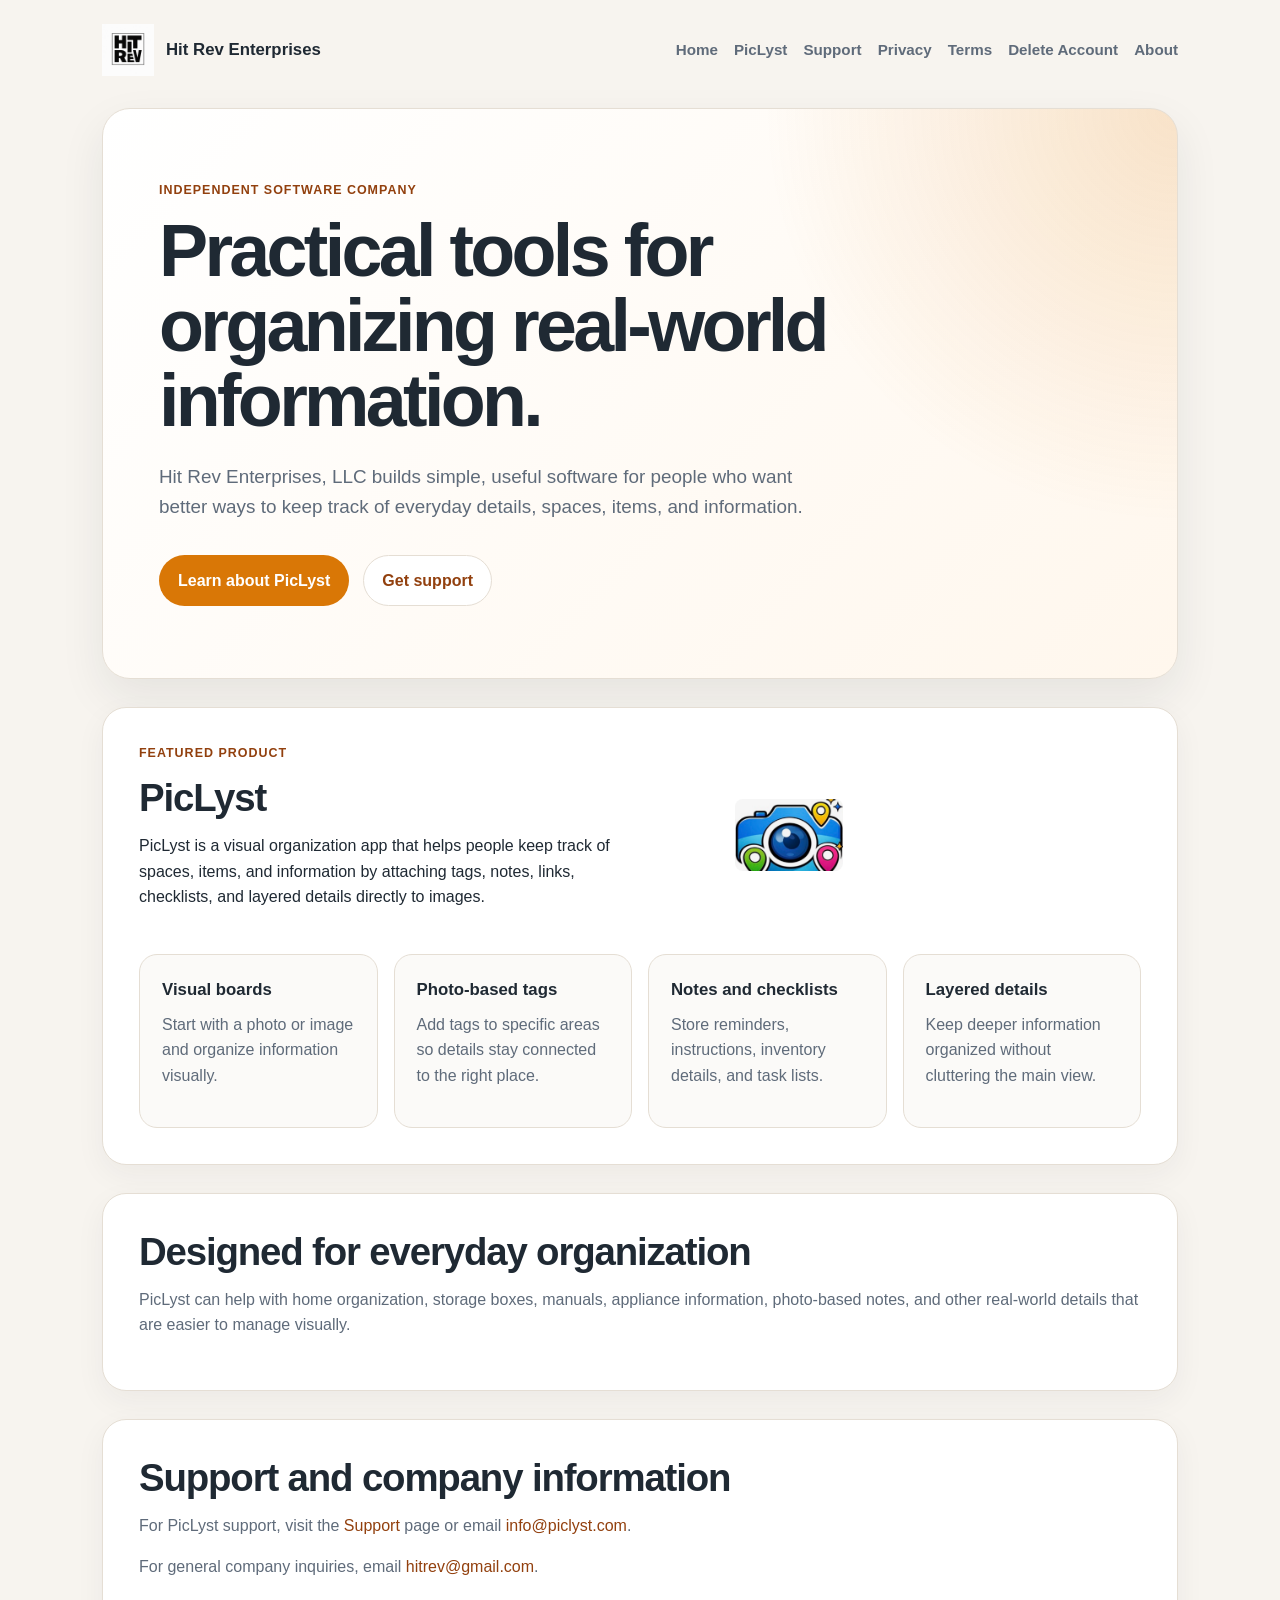
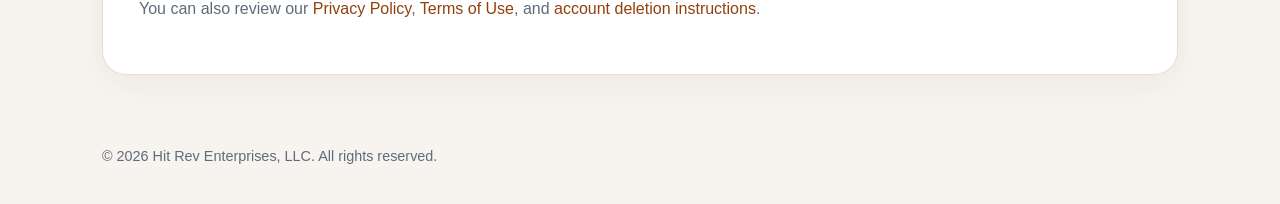
<file: index.html>
<!DOCTYPE html>
<html lang="en">
<head>
  <meta charset="UTF-8" />
  <meta name="viewport" content="width=device-width, initial-scale=1.0" />
  <meta
    name="description"
    content="Hit Rev Enterprises, LLC is an independent software company and the creator of PicLyst, a visual organization app for photos, notes, checklists, and everyday information."
  />
  <title>Hit Rev Enterprises | Practical Software for Visual Organization</title>
  <link rel="icon" type="image/png" href="favicon.png" />
  <link rel="stylesheet" href="style.css?v=6" />
</head>

<body>
  <header class="site-header">
    <a class="brand" href="index.html" aria-label="Hit Rev Enterprises home">
      <img src="hitrev-logo.png" alt="Hit Rev Enterprises logo" class="site-logo" />
      <span>Hit Rev Enterprises</span>
    </a>

    <nav class="site-nav" aria-label="Main navigation">
      <a href="index.html">Home</a>
      <a href="piclyst.html">PicLyst</a>
      <a href="support.html">Support</a>
      <a href="privacy.html">Privacy</a>
      <a href="terms.html">Terms</a>
      <a href="delete-account.html">Delete Account</a>
      <a href="about.html">About</a>
    </nav>
  </header>

  <main>
    <section class="hero">
      <div class="hero-content">
        <p class="eyebrow">Independent software company</p>
        <h1>Practical tools for organizing real-world information.</h1>
        <p class="hero-text">
          Hit Rev Enterprises, LLC builds simple, useful software for people who want
          better ways to keep track of everyday details, spaces, items, and information.
        </p>

        <div class="hero-actions">
          <a class="button primary" href="piclyst.html">Learn about PicLyst</a>
          <a class="button secondary" href="support.html">Get support</a>
        </div>
      </div>
    </section>

    <section class="product-card">
  <div class="product-showcase">
    <div>
      <p class="eyebrow">Featured product</p>
      <h2>PicLyst</h2>
      <p>
        PicLyst is a visual organization app that helps people keep track of spaces,
        items, and information by attaching tags, notes, links, checklists, and layered
        details directly to images.
      </p>
    </div>

    <div class="product-visual">
      <img src="piclyst-camera-icon-small.png" alt="PicLyst visual organization camera icon" />
    </div>
  </div>

  <div class="feature-grid">
    <article>
      <h3>Visual boards</h3>
      <p>Start with a photo or image and organize information visually.</p>
    </article>

    <article>
      <h3>Photo-based tags</h3>
      <p>Add tags to specific areas so details stay connected to the right place.</p>
    </article>

    <article>
      <h3>Notes and checklists</h3>
      <p>Store reminders, instructions, inventory details, and task lists.</p>
    </article>

    <article>
      <h3>Layered details</h3>
      <p>Keep deeper information organized without cluttering the main view.</p>
    </article>
  </div>
</section>

    <section class="use-cases">
      <h2>Designed for everyday organization</h2>
      <p>
        PicLyst can help with home organization, storage boxes, manuals, appliance
        information, photo-based notes, and other real-world details that are easier to
        manage visually.
      </p>
    </section>

    <section class="info-panel">
      <h2>Support and company information</h2>
      <p>
        For PicLyst support, visit the <a href="support.html">Support</a> page or email
        <a href="mailto:info@piclyst.com">info@piclyst.com</a>.
      </p>
      <p>
        For general company inquiries, email
        <a href="mailto:hitrev@gmail.com">hitrev@gmail.com</a>.
      </p>
      <p>
        You can also review our <a href="privacy.html">Privacy Policy</a>,
        <a href="terms.html">Terms of Use</a>, and
        <a href="delete-account.html">account deletion instructions</a>.
      </p>
    </section>
  </main>

  <footer class="site-footer">
    <p>&copy; 2026 Hit Rev Enterprises, LLC. All rights reserved.</p>
  </footer>
</body>
</html>
</file>
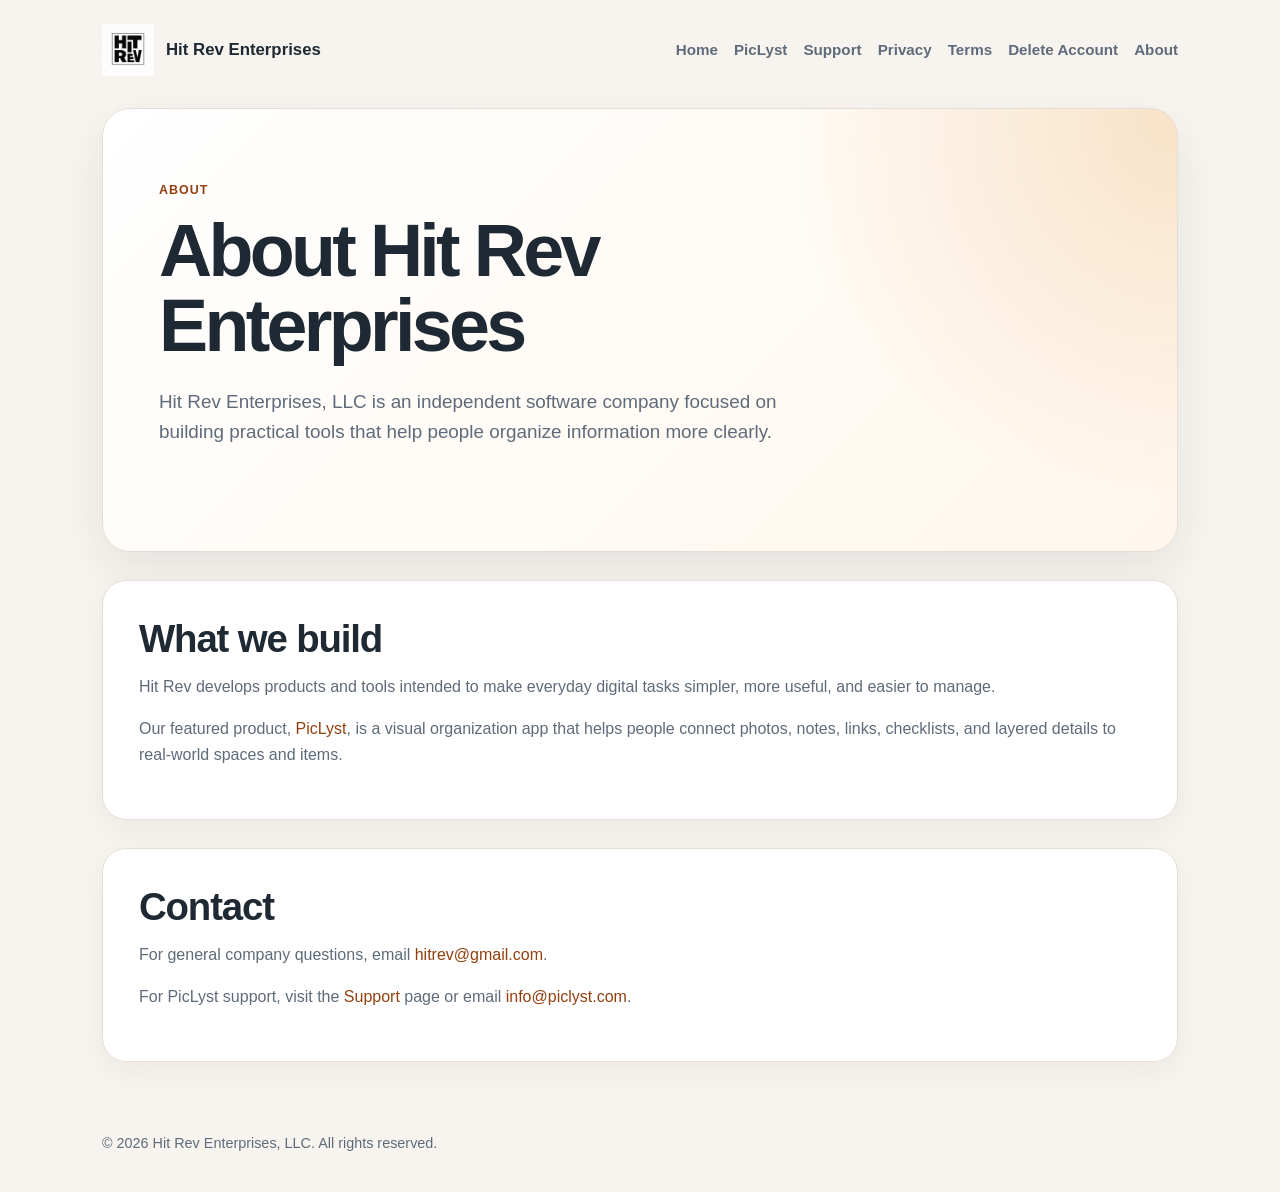
<file: about.html>
<!DOCTYPE html>
<html lang="en">
<head>
  <meta charset="UTF-8" />
  <meta name="viewport" content="width=device-width, initial-scale=1.0" />
  <meta
    name="description"
    content="Learn about Hit Rev Enterprises, LLC, the independent software company behind PicLyst."
  />
  <title>About Hit Rev | Hit Rev Enterprises</title>
  <link rel="icon" type="image/png" href="favicon.png" />
  <link rel="stylesheet" href="style.css" />
</head>

<body>
  <header class="site-header">
    <a class="brand" href="index.html" aria-label="Hit Rev Enterprises home">
      <img src="hitrev-logo.png" alt="Hit Rev Enterprises logo" class="site-logo" />
      <span>Hit Rev Enterprises</span>
    </a>

    <nav class="site-nav" aria-label="Main navigation">
      <a href="index.html">Home</a>
      <a href="piclyst.html">PicLyst</a>
      <a href="support.html">Support</a>
      <a href="privacy.html">Privacy</a>
      <a href="terms.html">Terms</a>
      <a href="delete-account.html">Delete Account</a>
      <a href="about.html">About</a>
    </nav>
  </header>

  <main>
    <section class="hero page-hero">
      <div class="hero-content">
        <p class="eyebrow">About</p>
        <h1>About Hit Rev Enterprises</h1>
        <p class="hero-text">
          Hit Rev Enterprises, LLC is an independent software company focused on building
          practical tools that help people organize information more clearly.
        </p>
      </div>
    </section>

    <section class="info-panel">
      <h2>What we build</h2>
      <p>
        Hit Rev develops products and tools intended to make everyday digital tasks simpler,
        more useful, and easier to manage.
      </p>

      <p>
        Our featured product, <a href="piclyst.html">PicLyst</a>, is a visual organization
        app that helps people connect photos, notes, links, checklists, and layered details
        to real-world spaces and items.
      </p>
    </section>

    <section class="info-panel">
      <h2>Contact</h2>
      <p>
        For general company questions, email
        <a href="mailto:hitrev@gmail.com">hitrev@gmail.com</a>.
      </p>

      <p>
        For PicLyst support, visit the <a href="support.html">Support</a> page or email
        <a href="mailto:info@piclyst.com">info@piclyst.com</a>.
      </p>
    </section>
  </main>

  <footer class="site-footer">
    <p>&copy; 2026 Hit Rev Enterprises, LLC. All rights reserved.</p>
  </footer>
</body>
</html>
</file>
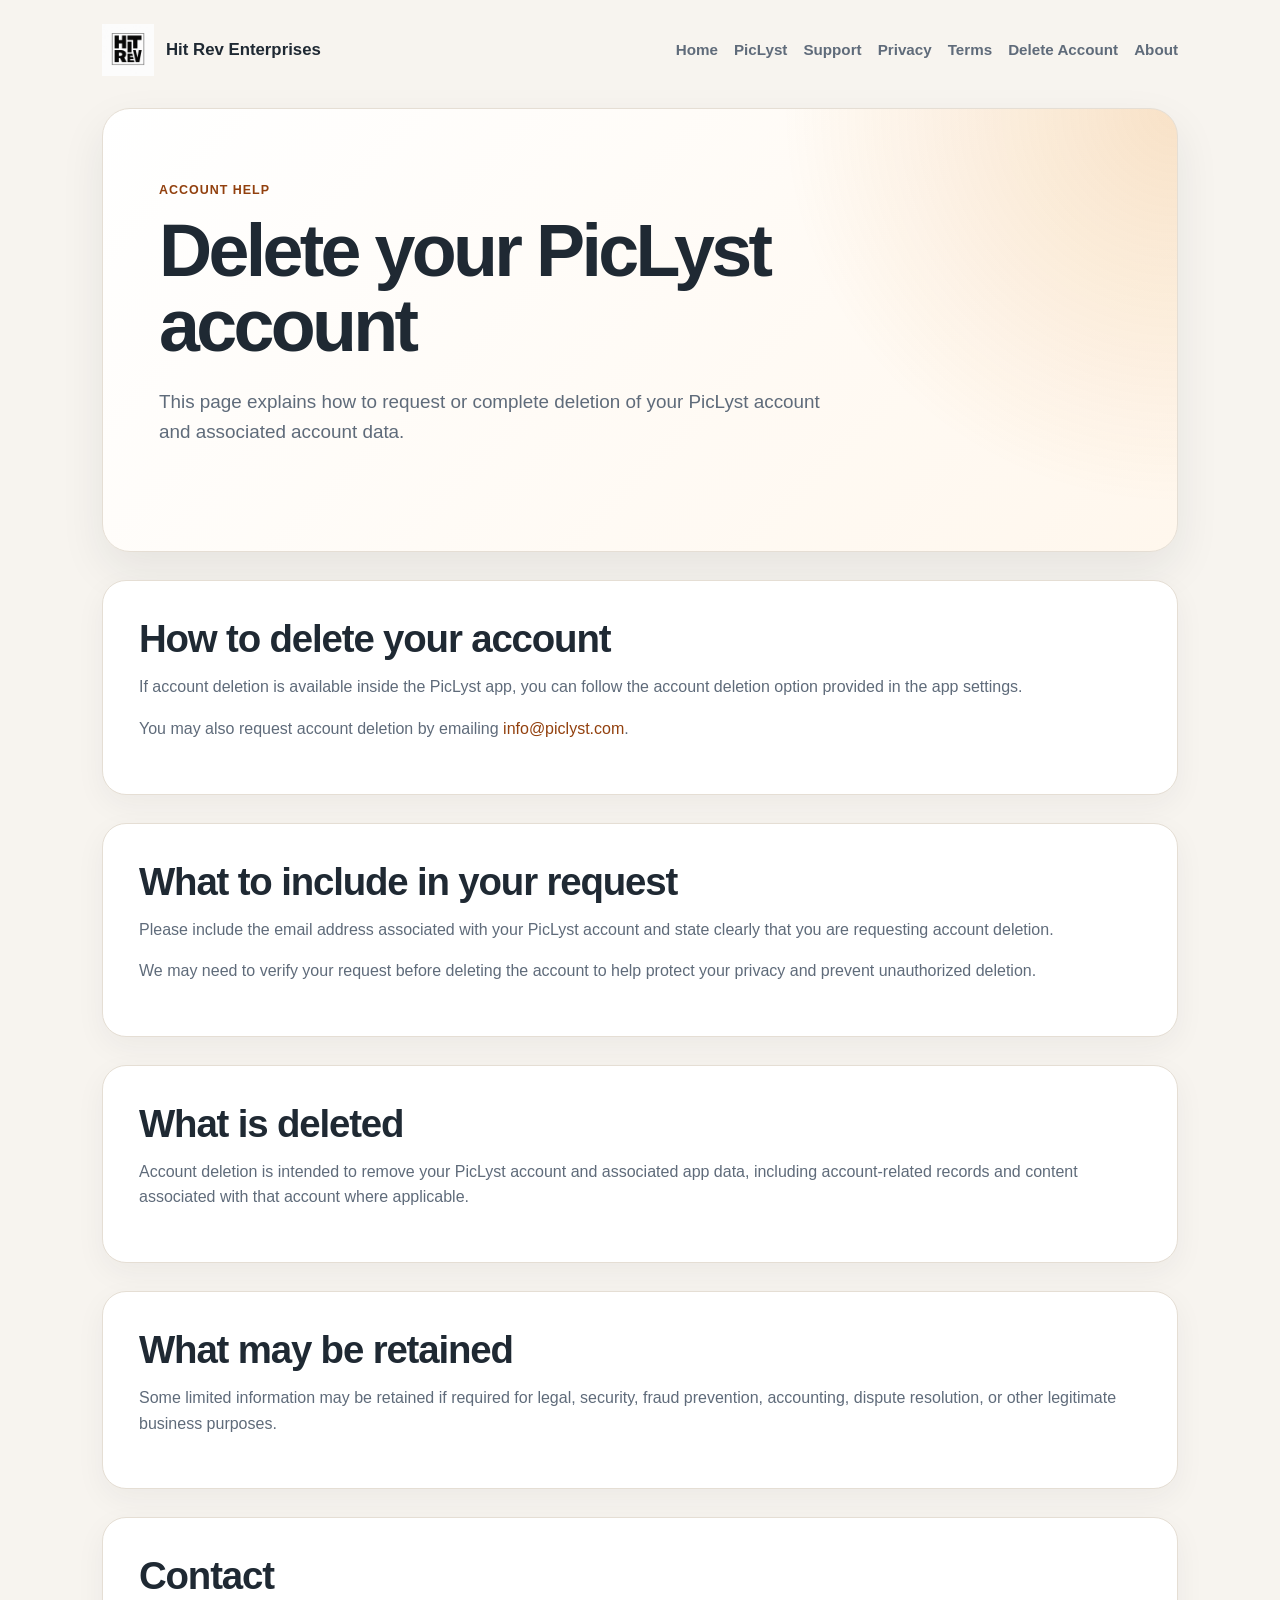
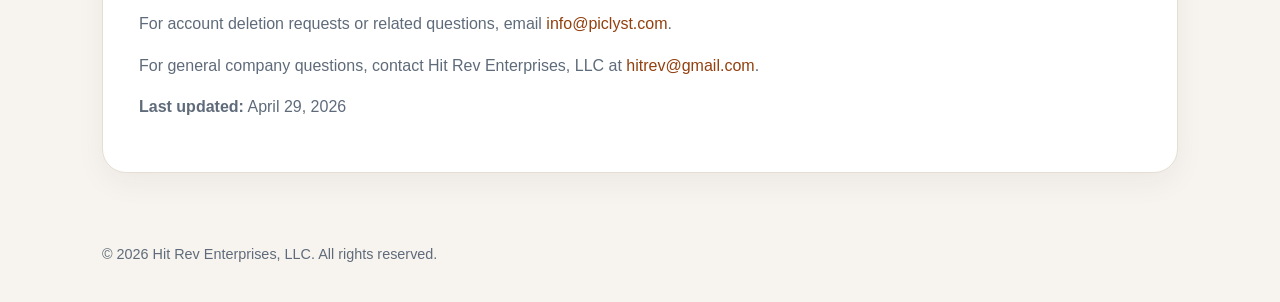
<file: delete-account.html>
<!DOCTYPE html>
<html lang="en">
<head>
  <meta charset="UTF-8" />
  <meta name="viewport" content="width=device-width, initial-scale=1.0" />
  <meta
    name="description"
    content="Instructions for deleting a PicLyst account and associated account data."
  />
  <title>Delete Account | Hit Rev Enterprises</title>
  <link rel="icon" type="image/png" href="favicon.png" />
  <link rel="stylesheet" href="style.css" />
</head>

<body>
  <header class="site-header">
    <a class="brand" href="index.html" aria-label="Hit Rev Enterprises home">
      <img src="hitrev-logo.png" alt="Hit Rev Enterprises logo" class="site-logo" />
      <span>Hit Rev Enterprises</span>
    </a>

    <nav class="site-nav" aria-label="Main navigation">
      <a href="index.html">Home</a>
      <a href="piclyst.html">PicLyst</a>
      <a href="support.html">Support</a>
      <a href="privacy.html">Privacy</a>
      <a href="terms.html">Terms</a>
      <a href="delete-account.html">Delete Account</a>
      <a href="about.html">About</a>
    </nav>
  </header>

  <main>
    <section class="hero page-hero">
      <div class="hero-content">
        <p class="eyebrow">Account help</p>
        <h1>Delete your PicLyst account</h1>
        <p class="hero-text">
          This page explains how to request or complete deletion of your PicLyst account
          and associated account data.
        </p>
      </div>
    </section>

    <section class="info-panel">
      <h2>How to delete your account</h2>
      <p>
        If account deletion is available inside the PicLyst app, you can follow the account
        deletion option provided in the app settings.
      </p>
      <p>
        You may also request account deletion by emailing
        <a href="mailto:info@piclyst.com">info@piclyst.com</a>.
      </p>
    </section>

    <section class="info-panel">
      <h2>What to include in your request</h2>
      <p>
        Please include the email address associated with your PicLyst account and state
        clearly that you are requesting account deletion.
      </p>
      <p>
        We may need to verify your request before deleting the account to help protect
        your privacy and prevent unauthorized deletion.
      </p>
    </section>

    <section class="info-panel">
      <h2>What is deleted</h2>
      <p>
        Account deletion is intended to remove your PicLyst account and associated app data,
        including account-related records and content associated with that account where
        applicable.
      </p>
    </section>

    <section class="info-panel">
      <h2>What may be retained</h2>
      <p>
        Some limited information may be retained if required for legal, security, fraud
        prevention, accounting, dispute resolution, or other legitimate business purposes.
      </p>
    </section>

    <section class="info-panel">
      <h2>Contact</h2>
      <p>
        For account deletion requests or related questions, email
        <a href="mailto:info@piclyst.com">info@piclyst.com</a>.
      </p>
      <p>
        For general company questions, contact Hit Rev Enterprises, LLC at
        <a href="mailto:hitrev@gmail.com">hitrev@gmail.com</a>.
      </p>
      <p><strong>Last updated:</strong> April 29, 2026</p>
    </section>
  </main>

  <footer class="site-footer">
    <p>&copy; 2026 Hit Rev Enterprises, LLC. All rights reserved.</p>
  </footer>
</body>
</html>
</file>
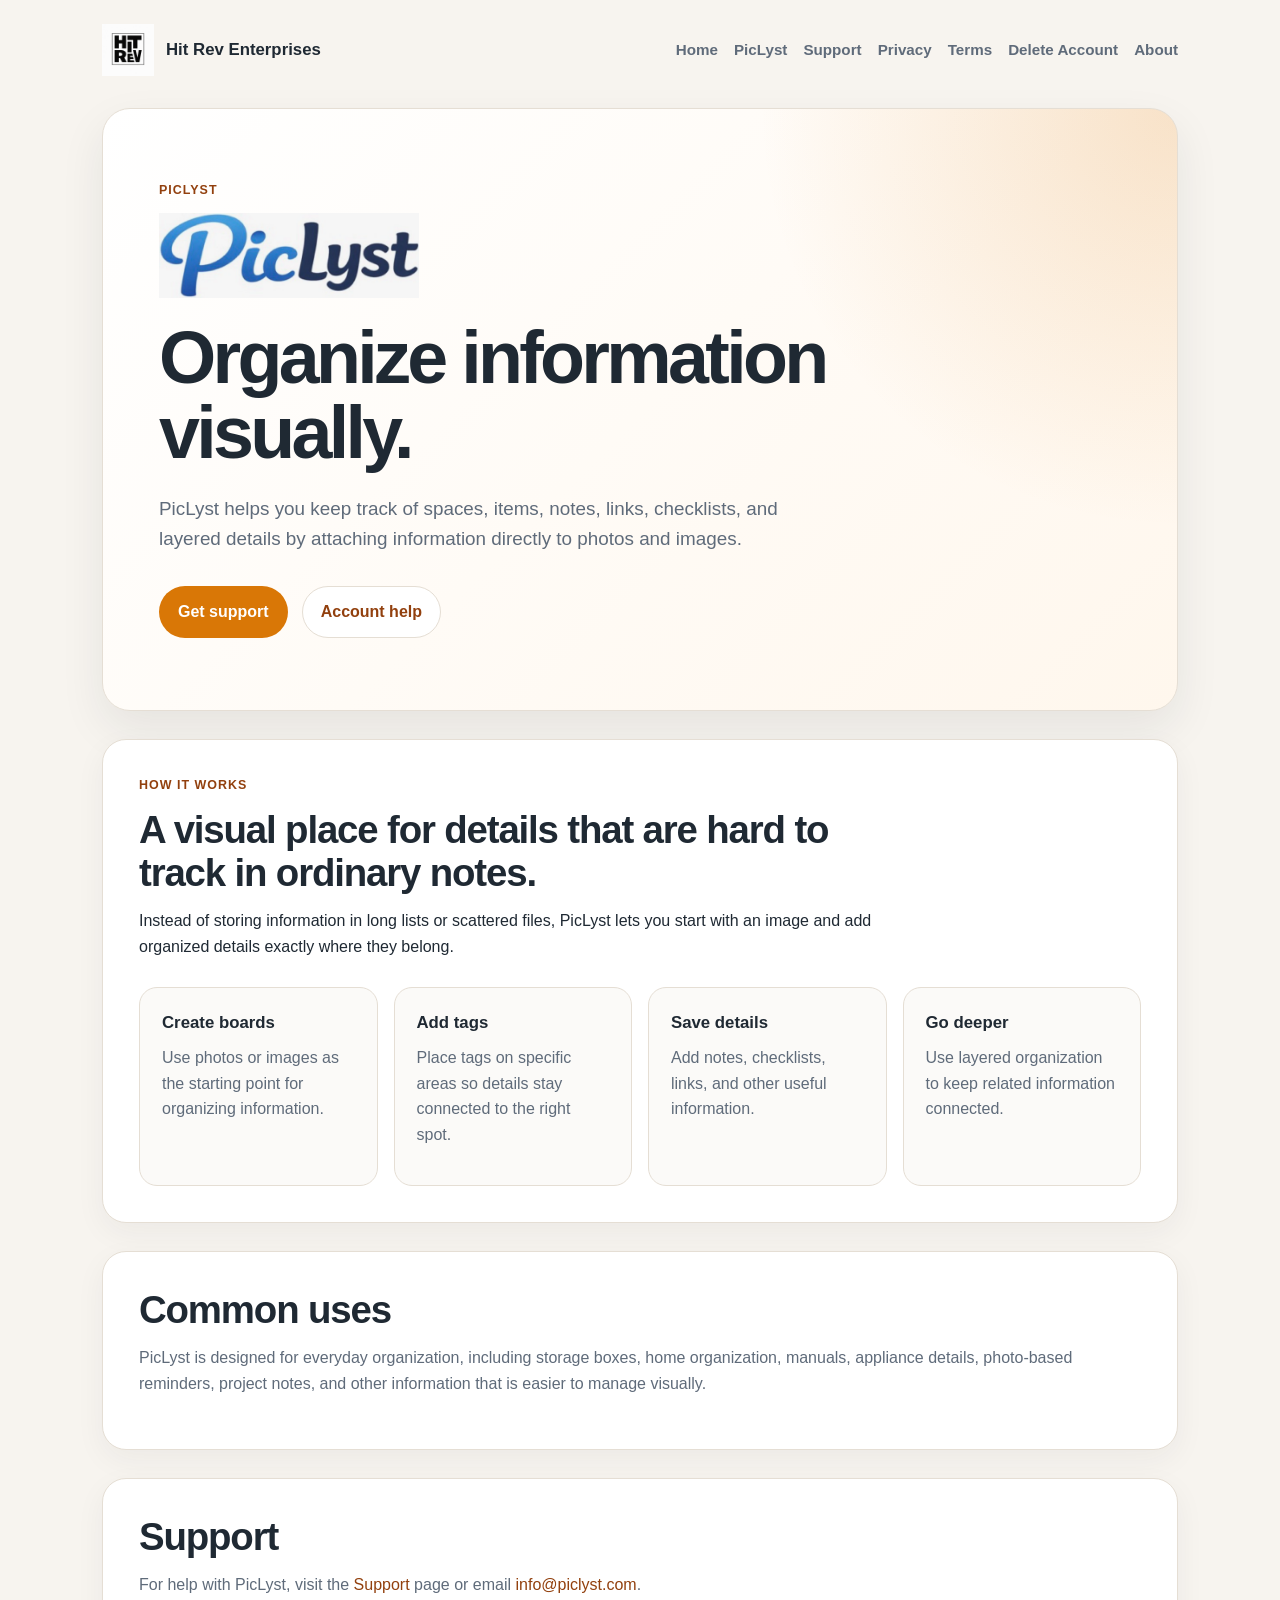
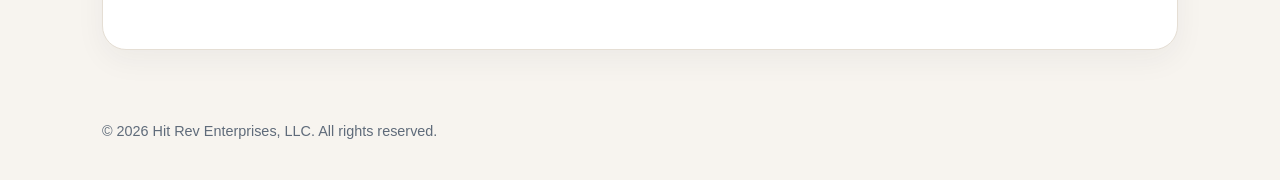
<file: piclyst.html>
<!DOCTYPE html>
<html lang="en">
<head>
  <meta charset="UTF-8" />
  <meta name="viewport" content="width=device-width, initial-scale=1.0" />
  <meta
    name="description"
    content="PicLyst is a visual organization app from Hit Rev Enterprises that helps people organize photos, notes, checklists, links, and real-world information."
  />
  <title>PicLyst | Visual Organization App</title>
  <link rel="icon" type="image/png" href="favicon.png" />
  <link rel="stylesheet" href="style.css?v=6" />
</head>

<body>
  <header class="site-header">
    <a class="brand" href="index.html" aria-label="Hit Rev Enterprises home">
      <img src="hitrev-logo.png" alt="Hit Rev Enterprises logo" class="site-logo" />
      <span>Hit Rev Enterprises</span>
    </a>

    <nav class="site-nav" aria-label="Main navigation">
      <a href="index.html">Home</a>
      <a href="piclyst.html">PicLyst</a>
      <a href="support.html">Support</a>
      <a href="privacy.html">Privacy</a>
      <a href="terms.html">Terms</a>
      <a href="delete-account.html">Delete Account</a>
      <a href="about.html">About</a>
    </nav>
  </header>

  <main>
    <section class="hero page-hero">
      <div class="hero-content">
<p class="eyebrow">PicLyst</p>
<img src="piclyst-wordmark-small.png" alt="PicLyst logo" class="piclyst-wordmark" />
<h1>Organize information visually.</h1>
        <p class="hero-text">
          PicLyst helps you keep track of spaces, items, notes, links, checklists,
          and layered details by attaching information directly to photos and images.
        </p>

        <div class="hero-actions">
          <a class="button primary" href="support.html">Get support</a>
          <a class="button secondary" href="delete-account.html">Account help</a>
        </div>
      </div>
    </section>

    <section class="product-card">
      <div>
        <p class="eyebrow">How it works</p>
        <h2>A visual place for details that are hard to track in ordinary notes.</h2>
        <p>
          Instead of storing information in long lists or scattered files, PicLyst lets
          you start with an image and add organized details exactly where they belong.
        </p>
      </div>

      <div class="feature-grid">
        <article>
          <h3>Create boards</h3>
          <p>Use photos or images as the starting point for organizing information.</p>
        </article>

        <article>
          <h3>Add tags</h3>
          <p>Place tags on specific areas so details stay connected to the right spot.</p>
        </article>

        <article>
          <h3>Save details</h3>
          <p>Add notes, checklists, links, and other useful information.</p>
        </article>

        <article>
          <h3>Go deeper</h3>
          <p>Use layered organization to keep related information connected.</p>
        </article>
      </div>
    </section>

    <section class="info-panel">
      <h2>Common uses</h2>
      <p>
        PicLyst is designed for everyday organization, including storage boxes,
        home organization, manuals, appliance details, photo-based reminders,
        project notes, and other information that is easier to manage visually.
      </p>
    </section>

    <section class="info-panel">
      <h2>Support</h2>
      <p>
        For help with PicLyst, visit the <a href="support.html">Support</a> page or email
        <a href="mailto:info@piclyst.com">info@piclyst.com</a>.
      </p>
    </section>
  </main>

  <footer class="site-footer">
    <p>&copy; 2026 Hit Rev Enterprises, LLC. All rights reserved.</p>
  </footer>
</body>
</html>
</file>
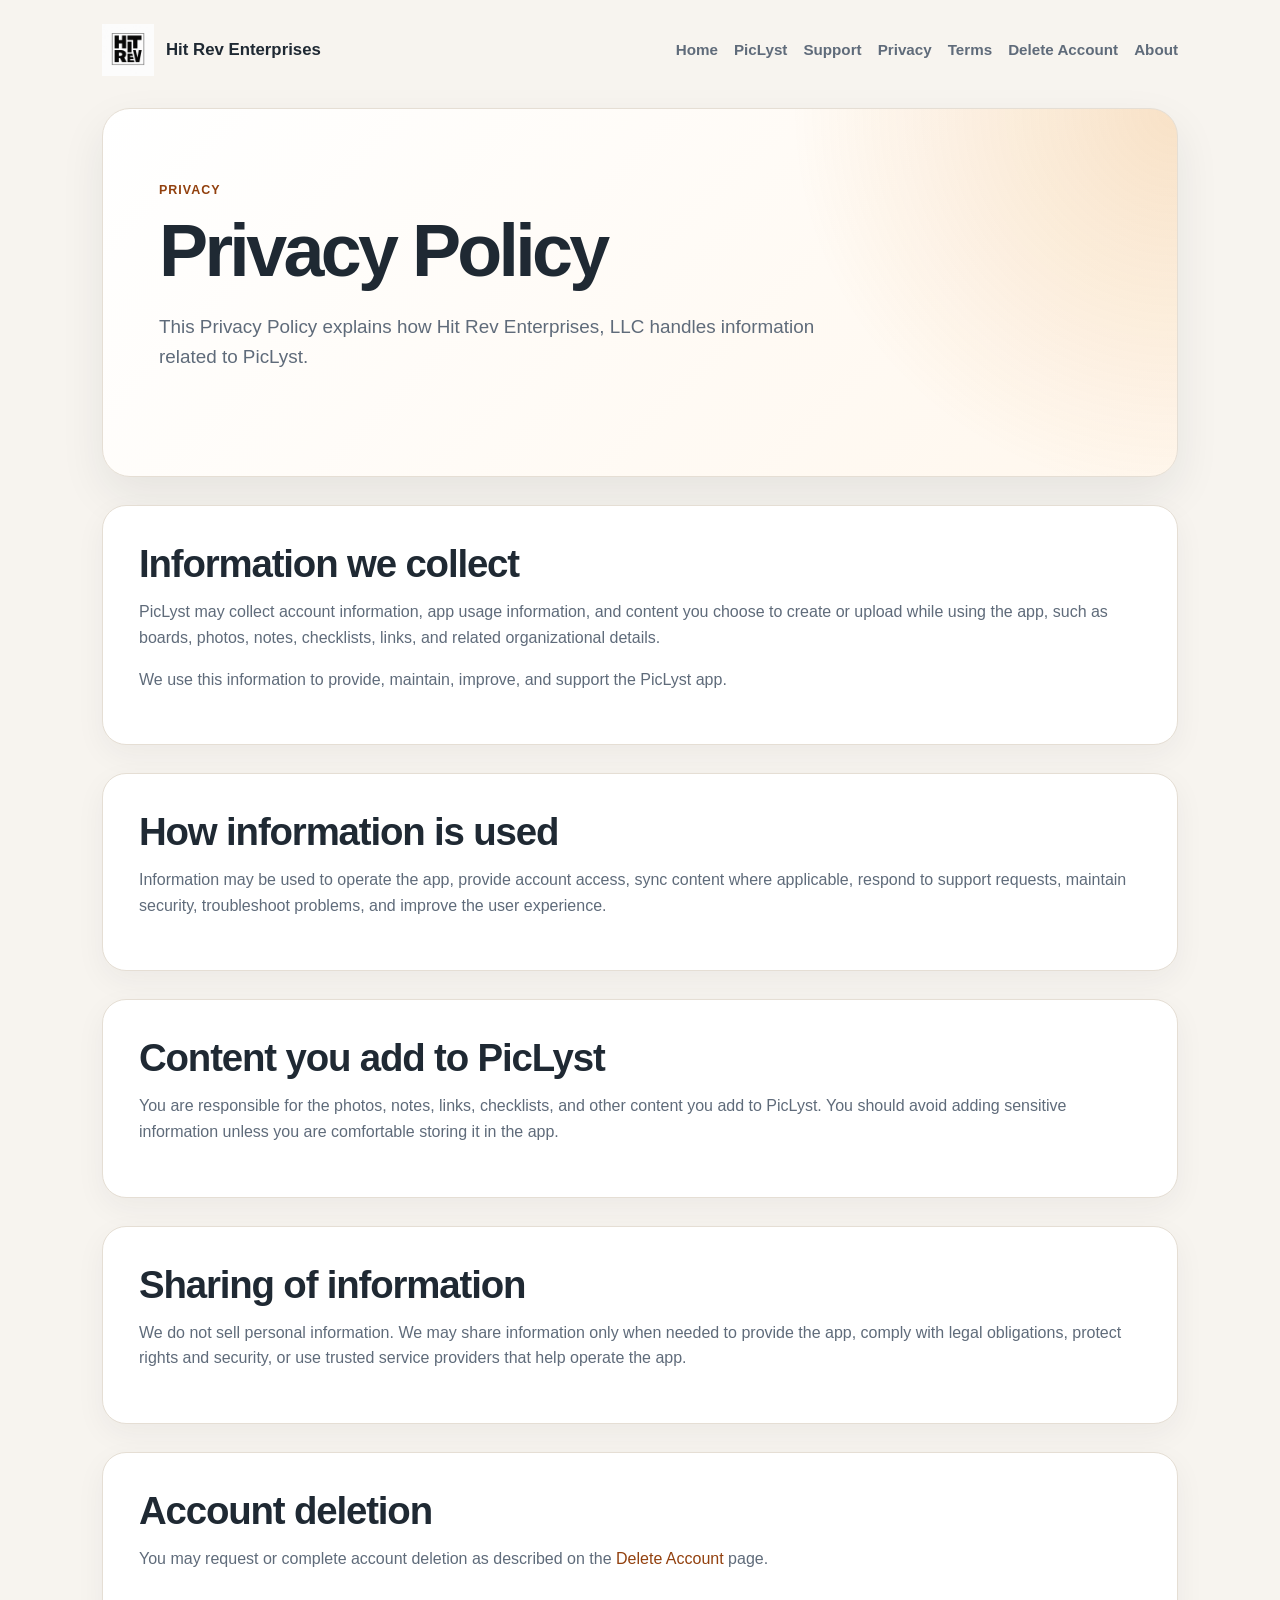
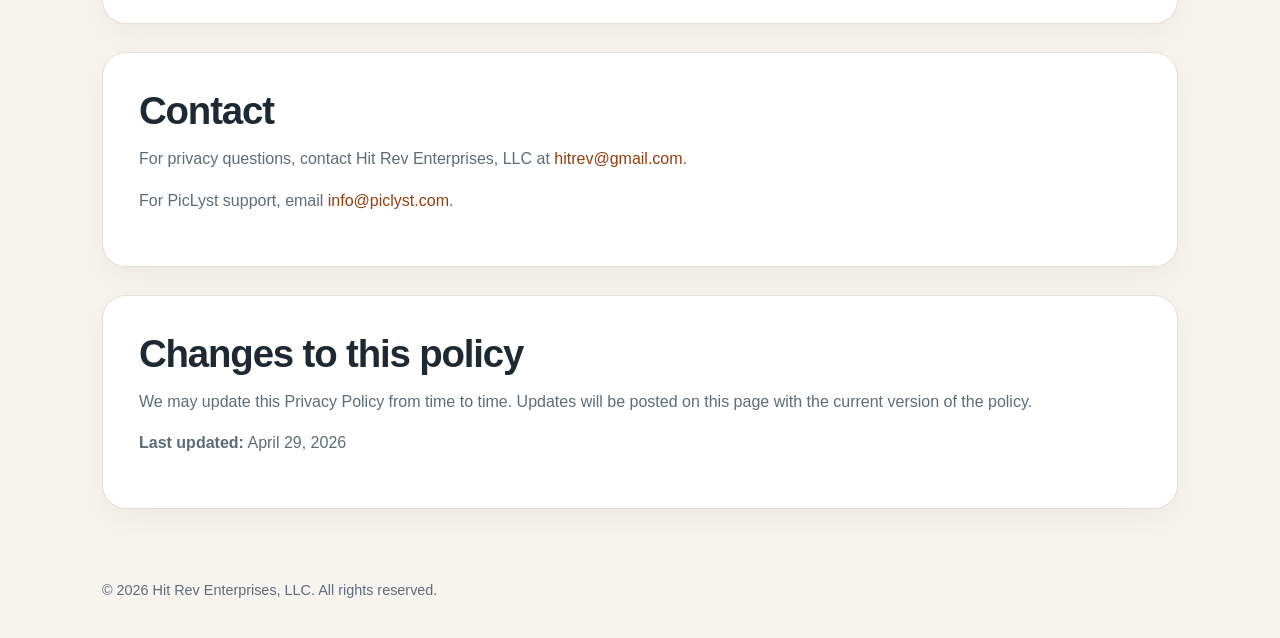
<file: privacy.html>
<!DOCTYPE html>
<html lang="en">
<head>
  <meta charset="UTF-8" />
  <meta name="viewport" content="width=device-width, initial-scale=1.0" />
  <meta
    name="description"
    content="Privacy Policy for PicLyst, a visual organization app from Hit Rev Enterprises, LLC."
  />
  <title>Privacy Policy | Hit Rev Enterprises</title>
  <link rel="icon" type="image/png" href="favicon.png" />
  <link rel="stylesheet" href="style.css" />
</head>

<body>
  <header class="site-header">
    <a class="brand" href="index.html" aria-label="Hit Rev Enterprises home">
      <img src="hitrev-logo.png" alt="Hit Rev Enterprises logo" class="site-logo" />
      <span>Hit Rev Enterprises</span>
    </a>

    <nav class="site-nav" aria-label="Main navigation">
      <a href="index.html">Home</a>
      <a href="piclyst.html">PicLyst</a>
      <a href="support.html">Support</a>
      <a href="privacy.html">Privacy</a>
      <a href="terms.html">Terms</a>
      <a href="delete-account.html">Delete Account</a>
      <a href="about.html">About</a>
    </nav>
  </header>

  <main>
    <section class="hero page-hero">
      <div class="hero-content">
        <p class="eyebrow">Privacy</p>
        <h1>Privacy Policy</h1>
        <p class="hero-text">
          This Privacy Policy explains how Hit Rev Enterprises, LLC handles information
          related to PicLyst.
        </p>
      </div>
    </section>

    <section class="info-panel">
      <h2>Information we collect</h2>
      <p>
        PicLyst may collect account information, app usage information, and content you
        choose to create or upload while using the app, such as boards, photos, notes,
        checklists, links, and related organizational details.
      </p>
      <p>
        We use this information to provide, maintain, improve, and support the PicLyst app.
      </p>
    </section>

    <section class="info-panel">
      <h2>How information is used</h2>
      <p>
        Information may be used to operate the app, provide account access, sync content
        where applicable, respond to support requests, maintain security, troubleshoot
        problems, and improve the user experience.
      </p>
    </section>

    <section class="info-panel">
      <h2>Content you add to PicLyst</h2>
      <p>
        You are responsible for the photos, notes, links, checklists, and other content you
        add to PicLyst. You should avoid adding sensitive information unless you are
        comfortable storing it in the app.
      </p>
    </section>

    <section class="info-panel">
      <h2>Sharing of information</h2>
      <p>
        We do not sell personal information. We may share information only when needed to
        provide the app, comply with legal obligations, protect rights and security, or use
        trusted service providers that help operate the app.
      </p>
    </section>

    <section class="info-panel">
      <h2>Account deletion</h2>
      <p>
        You may request or complete account deletion as described on the
        <a href="delete-account.html">Delete Account</a> page.
      </p>
    </section>

    <section class="info-panel">
      <h2>Contact</h2>
      <p>
        For privacy questions, contact Hit Rev Enterprises, LLC at
        <a href="mailto:hitrev@gmail.com">hitrev@gmail.com</a>.
      </p>
      <p>
        For PicLyst support, email
        <a href="mailto:info@piclyst.com">info@piclyst.com</a>.
      </p>
    </section>

    <section class="info-panel">
      <h2>Changes to this policy</h2>
      <p>
        We may update this Privacy Policy from time to time. Updates will be posted on this
        page with the current version of the policy.
      </p>
      <p><strong>Last updated:</strong> April 29, 2026</p>
    </section>
  </main>

  <footer class="site-footer">
    <p>&copy; 2026 Hit Rev Enterprises, LLC. All rights reserved.</p>
  </footer>
</body>
</html>
</file>
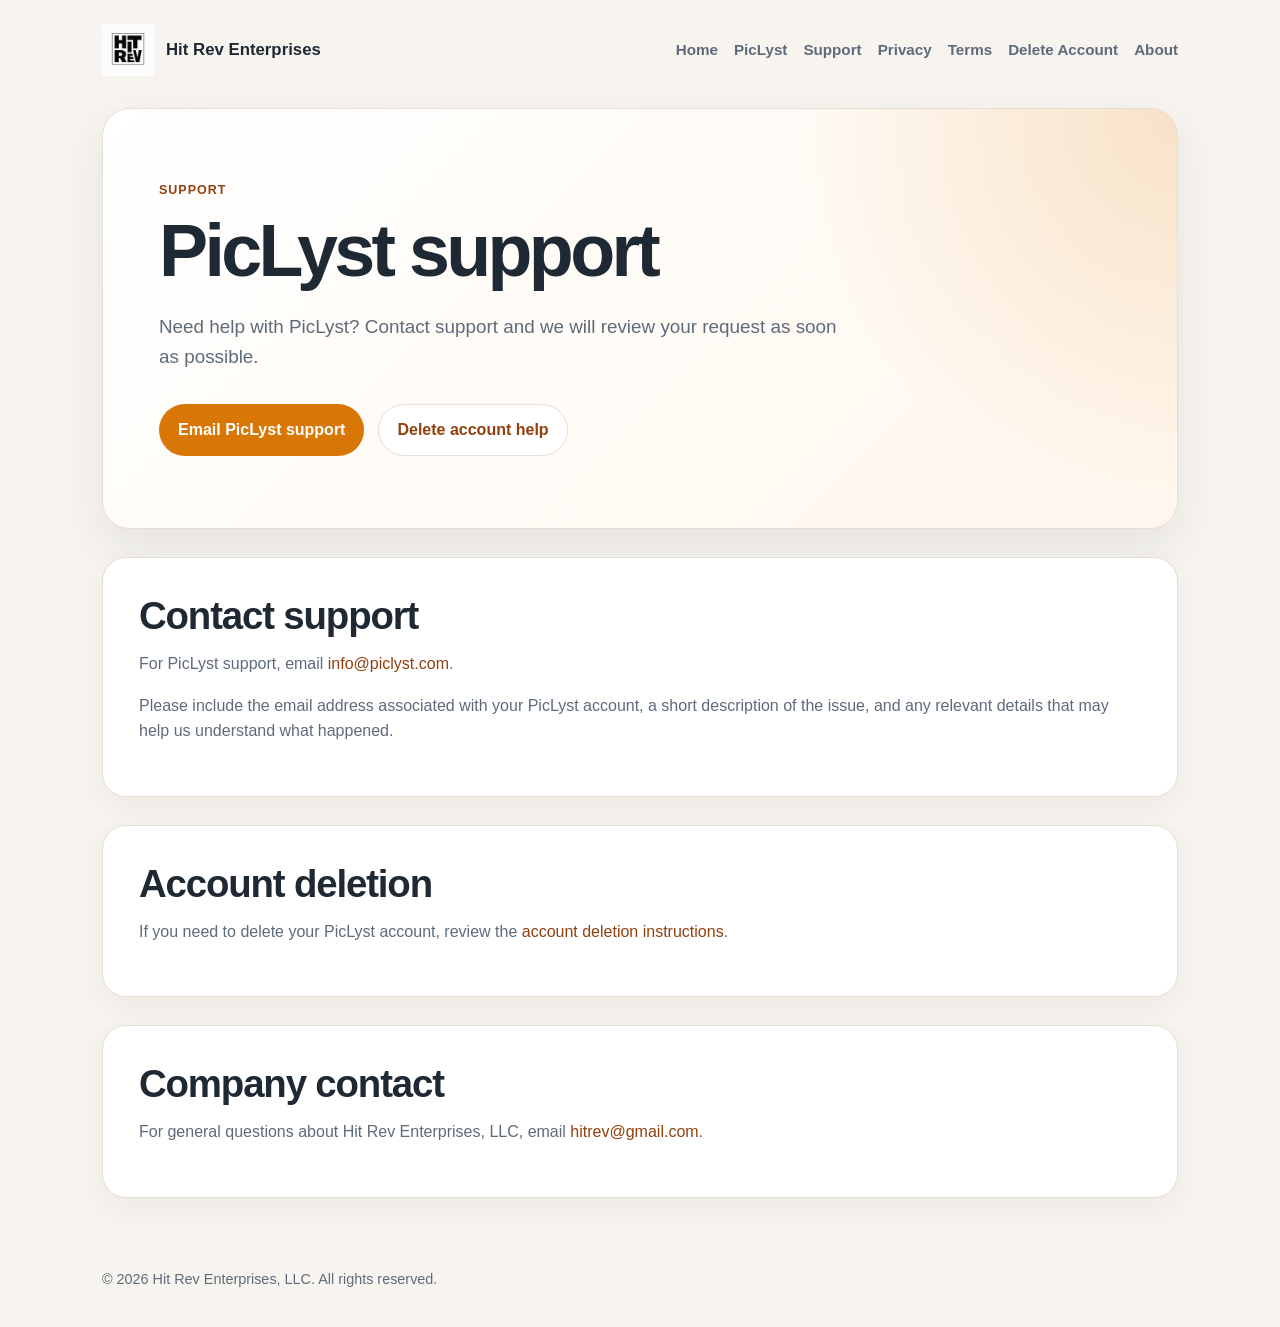
<file: support.html>
<!DOCTYPE html>
<html lang="en">
<head>
  <meta charset="UTF-8" />
  <meta name="viewport" content="width=device-width, initial-scale=1.0" />
  <meta
    name="description"
    content="Get support for PicLyst, the visual organization app from Hit Rev Enterprises."
  />
  <title>Support | Hit Rev Enterprises</title>
  <link rel="icon" type="image/png" href="favicon.png" />
  <link rel="stylesheet" href="style.css" />
</head>

<body>
  <header class="site-header">
    <a class="brand" href="index.html" aria-label="Hit Rev Enterprises home">
      <img src="hitrev-logo.png" alt="Hit Rev Enterprises logo" class="site-logo" />
      <span>Hit Rev Enterprises</span>
    </a>

    <nav class="site-nav" aria-label="Main navigation">
      <a href="index.html">Home</a>
      <a href="piclyst.html">PicLyst</a>
      <a href="support.html">Support</a>
      <a href="privacy.html">Privacy</a>
      <a href="terms.html">Terms</a>
      <a href="delete-account.html">Delete Account</a>
      <a href="about.html">About</a>
    </nav>
  </header>

  <main>
    <section class="hero page-hero">
      <div class="hero-content">
        <p class="eyebrow">Support</p>
        <h1>PicLyst support</h1>
        <p class="hero-text">
          Need help with PicLyst? Contact support and we will review your request as soon
          as possible.
        </p>

        <div class="hero-actions">
          <a class="button primary" href="mailto:info@piclyst.com">Email PicLyst support</a>
          <a class="button secondary" href="delete-account.html">Delete account help</a>
        </div>
      </div>
    </section>

    <section class="info-panel">
      <h2>Contact support</h2>
      <p>
        For PicLyst support, email
        <a href="mailto:info@piclyst.com">info@piclyst.com</a>.
      </p>

      <p>
        Please include the email address associated with your PicLyst account, a short
        description of the issue, and any relevant details that may help us understand what
        happened.
      </p>
    </section>

    <section class="info-panel">
      <h2>Account deletion</h2>
      <p>
        If you need to delete your PicLyst account, review the
        <a href="delete-account.html">account deletion instructions</a>.
      </p>
    </section>

    <section class="info-panel">
      <h2>Company contact</h2>
      <p>
        For general questions about Hit Rev Enterprises, LLC, email
        <a href="mailto:hitrev@gmail.com">hitrev@gmail.com</a>.
      </p>
    </section>
  </main>

  <footer class="site-footer">
    <p>&copy; 2026 Hit Rev Enterprises, LLC. All rights reserved.</p>
  </footer>
</body>
</html>
</file>
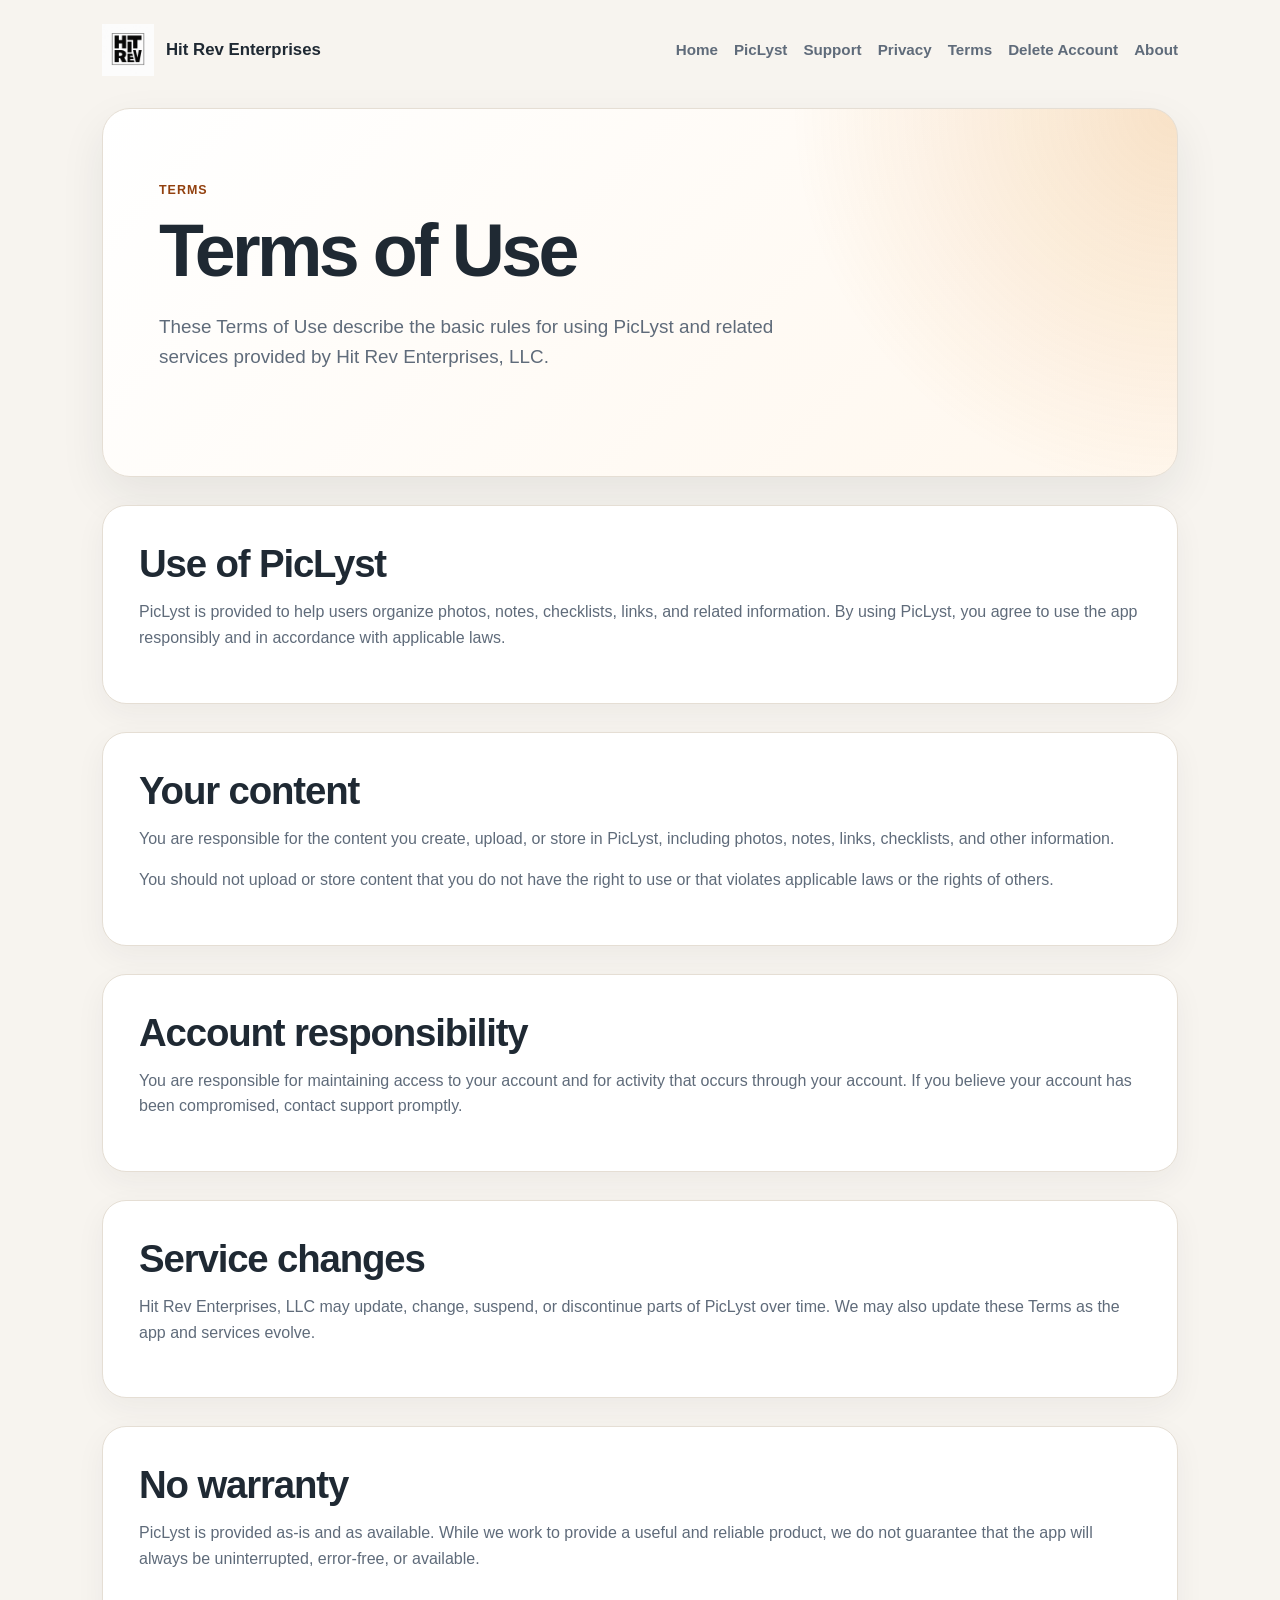
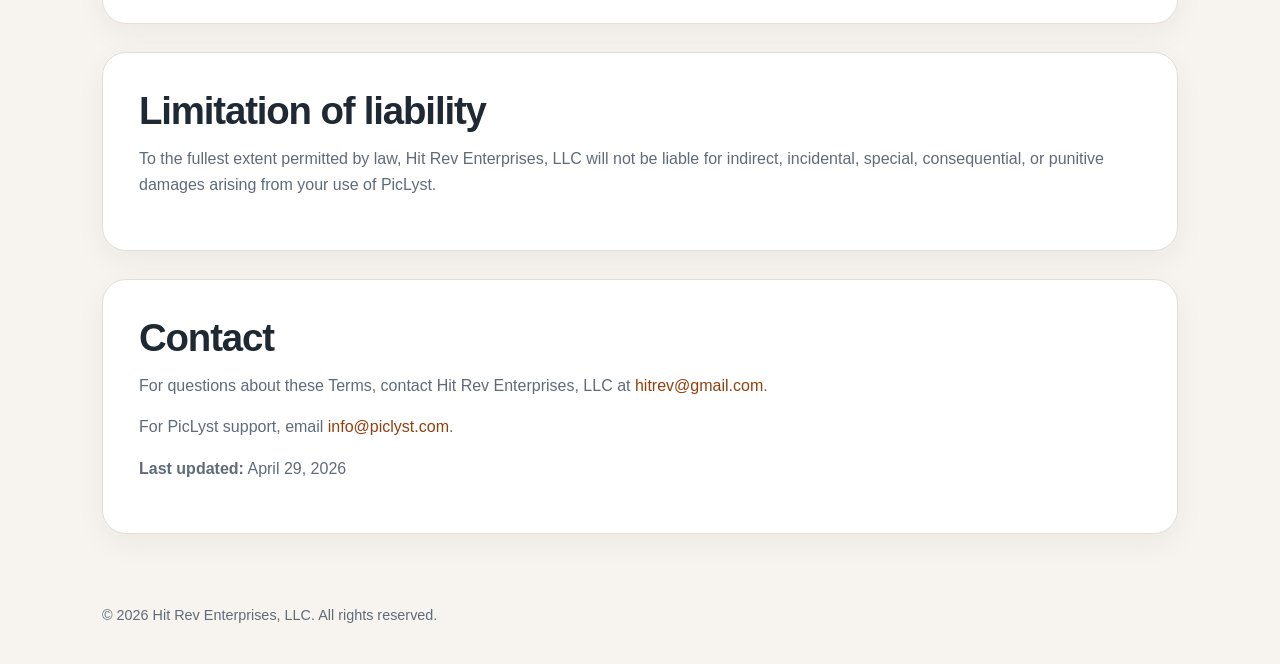
<file: terms.html>
<!DOCTYPE html>
<html lang="en">
<head>
  <meta charset="UTF-8" />
  <meta name="viewport" content="width=device-width, initial-scale=1.0" />
  <meta
    name="description"
    content="Terms of Use for PicLyst, a visual organization app from Hit Rev Enterprises, LLC."
  />
  <title>Terms of Use | Hit Rev Enterprises</title>
  <link rel="icon" type="image/png" href="favicon.png" />
  <link rel="stylesheet" href="style.css" />
</head>

<body>
  <header class="site-header">
    <a class="brand" href="index.html" aria-label="Hit Rev Enterprises home">
      <img src="hitrev-logo.png" alt="Hit Rev Enterprises logo" class="site-logo" />
      <span>Hit Rev Enterprises</span>
    </a>

    <nav class="site-nav" aria-label="Main navigation">
      <a href="index.html">Home</a>
      <a href="piclyst.html">PicLyst</a>
      <a href="support.html">Support</a>
      <a href="privacy.html">Privacy</a>
      <a href="terms.html">Terms</a>
      <a href="delete-account.html">Delete Account</a>
      <a href="about.html">About</a>
    </nav>
  </header>

  <main>
    <section class="hero page-hero">
      <div class="hero-content">
        <p class="eyebrow">Terms</p>
        <h1>Terms of Use</h1>
        <p class="hero-text">
          These Terms of Use describe the basic rules for using PicLyst and related services
          provided by Hit Rev Enterprises, LLC.
        </p>
      </div>
    </section>

    <section class="info-panel">
      <h2>Use of PicLyst</h2>
      <p>
        PicLyst is provided to help users organize photos, notes, checklists, links, and
        related information. By using PicLyst, you agree to use the app responsibly and in
        accordance with applicable laws.
      </p>
    </section>

    <section class="info-panel">
      <h2>Your content</h2>
      <p>
        You are responsible for the content you create, upload, or store in PicLyst,
        including photos, notes, links, checklists, and other information.
      </p>
      <p>
        You should not upload or store content that you do not have the right to use or that
        violates applicable laws or the rights of others.
      </p>
    </section>

    <section class="info-panel">
      <h2>Account responsibility</h2>
      <p>
        You are responsible for maintaining access to your account and for activity that
        occurs through your account. If you believe your account has been compromised,
        contact support promptly.
      </p>
    </section>

    <section class="info-panel">
      <h2>Service changes</h2>
      <p>
        Hit Rev Enterprises, LLC may update, change, suspend, or discontinue parts of
        PicLyst over time. We may also update these Terms as the app and services evolve.
      </p>
    </section>

    <section class="info-panel">
      <h2>No warranty</h2>
      <p>
        PicLyst is provided as-is and as available. While we work to provide a useful and
        reliable product, we do not guarantee that the app will always be uninterrupted,
        error-free, or available.
      </p>
    </section>

    <section class="info-panel">
      <h2>Limitation of liability</h2>
      <p>
        To the fullest extent permitted by law, Hit Rev Enterprises, LLC will not be liable
        for indirect, incidental, special, consequential, or punitive damages arising from
        your use of PicLyst.
      </p>
    </section>

    <section class="info-panel">
      <h2>Contact</h2>
      <p>
        For questions about these Terms, contact Hit Rev Enterprises, LLC at
        <a href="mailto:hitrev@gmail.com">hitrev@gmail.com</a>.
      </p>
      <p>
        For PicLyst support, email
        <a href="mailto:info@piclyst.com">info@piclyst.com</a>.
      </p>
      <p><strong>Last updated:</strong> April 29, 2026</p>
    </section>
  </main>

  <footer class="site-footer">
    <p>&copy; 2026 Hit Rev Enterprises, LLC. All rights reserved.</p>
  </footer>
</body>
</html>
</file>
<file: style.css>
:root {
  --bg: #f7f4ef;
  --surface: #ffffff;
  --text: #1f2933;
  --muted: #5f6b7a;
  --accent: #d97706;
  --accent-dark: #92400e;
  --border: #e5ded4;
  --shadow: 0 18px 45px rgba(31, 41, 51, 0.08);
}

* {
  box-sizing: border-box;
}

body {
  margin: 0;
  font-family: -apple-system, BlinkMacSystemFont, "Segoe UI", Roboto, Helvetica, Arial, sans-serif;
  color: var(--text);
  background: var(--bg);
  line-height: 1.6;
}

a {
  color: var(--accent-dark);
  text-decoration: none;
}

a:hover {
  text-decoration: underline;
}

.site-header {
  max-width: 1120px;
  margin: 0 auto;
  padding: 24px 22px;
  display: flex;
  align-items: center;
  justify-content: space-between;
  gap: 24px;
}

.brand {
  display: flex;
  align-items: center;
  gap: 12px;
  font-weight: 700;
  font-size: 1.05rem;
  color: var(--text);
}

.brand:hover {
  text-decoration: none;
}

.site-logo {
  width: 52px;
  height: auto;
  display: block;
}

.site-nav {
  display: flex;
  align-items: center;
  justify-content: flex-end;
  flex-wrap: wrap;
  gap: 16px;
  font-size: 0.95rem;
}

.site-nav a {
  color: var(--muted);
  font-weight: 600;
}

.site-nav a:hover {
  color: var(--accent-dark);
}

main {
  max-width: 1120px;
  margin: 0 auto;
  padding: 0 22px 48px;
}

.hero {
  background:
    radial-gradient(circle at top right, rgba(217, 119, 6, 0.18), transparent 34%),
    linear-gradient(135deg, #ffffff 0%, #fff7ed 100%);
  border: 1px solid var(--border);
  border-radius: 28px;
  box-shadow: var(--shadow);
  padding: 72px 56px;
  margin-top: 8px;
}

.hero-content {
  max-width: 760px;
}

.eyebrow {
  margin: 0 0 12px;
  color: var(--accent-dark);
  font-weight: 800;
  text-transform: uppercase;
  letter-spacing: 0.08em;
  font-size: 0.78rem;
}

h1,
h2,
h3,
p {
  margin-top: 0;
}

h1 {
  font-size: clamp(2.4rem, 6vw, 4.6rem);
  line-height: 1.02;
  letter-spacing: -0.05em;
  margin-bottom: 24px;
}

h2 {
  font-size: clamp(1.7rem, 3vw, 2.5rem);
  line-height: 1.12;
  letter-spacing: -0.03em;
  margin-bottom: 14px;
}

h3 {
  font-size: 1.05rem;
  margin-bottom: 8px;
}

.hero-text {
  max-width: 680px;
  color: var(--muted);
  font-size: 1.18rem;
  margin-bottom: 32px;
}

.hero-actions {
  display: flex;
  flex-wrap: wrap;
  gap: 14px;
}

.button {
  display: inline-flex;
  align-items: center;
  justify-content: center;
  min-height: 46px;
  padding: 12px 18px;
  border-radius: 999px;
  font-weight: 800;
  border: 1px solid transparent;
}

.button:hover {
  text-decoration: none;
}

.button.primary {
  background: var(--accent);
  color: #ffffff;
}

.button.primary:hover {
  background: var(--accent-dark);
}

.button.secondary {
  background: #ffffff;
  color: var(--accent-dark);
  border-color: var(--border);
}

.product-card,
.use-cases,
.info-panel {
  margin-top: 28px;
  background: var(--surface);
  border: 1px solid var(--border);
  border-radius: 24px;
  box-shadow: 0 10px 30px rgba(31, 41, 51, 0.05);
  padding: 36px;
}

.product-card > div:first-child {
  max-width: 760px;
}
.product-showcase {
  display: grid;
  grid-template-columns: minmax(0, 1.4fr) minmax(220px, 0.6fr);
  align-items: center;
  gap: 32px;
}

.product-visual {
  display: flex;
  justify-content: center;
}

.product-visual img {
  width: min(150px, 62%);
  height: auto;
  display: block;
  padding: 14px;
  background: #ffffff;
  border-radius: 22px;
}

.piclyst-wordmark {
  width: min(260px, 70%);
  height: auto;
  display: block;
  margin: 0 0 22px;
}

.feature-grid {
  display: grid;
  grid-template-columns: repeat(4, 1fr);
  gap: 16px;
  margin-top: 28px;
}

.feature-grid article {
  background: #fbfaf8;
  border: 1px solid var(--border);
  border-radius: 18px;
  padding: 22px;
}

.feature-grid p,
.use-cases p,
.info-panel p {
  color: var(--muted);
}

.site-footer {
  max-width: 1120px;
  margin: 0 auto;
  padding: 22px;
  color: var(--muted);
  font-size: 0.9rem;
}

@media (max-width: 820px) {
  .site-header {
    align-items: flex-start;
    flex-direction: column;
  }

  .site-nav {
    justify-content: flex-start;
    gap: 12px;
  }

  .hero {
    padding: 44px 26px;
    border-radius: 22px;
  }

  .product-card,
  .use-cases,
  .info-panel {
    padding: 26px;
  }

  .feature-grid {
    grid-template-columns: 1fr;
  }

  .product-showcase {
    grid-template-columns: 1fr;
  }

    .product-visual {
    justify-content: center;
  }

.product-visual img {
  width: min(110px, 42%);
  margin: 0 auto;
  padding: 10px;
  background: #ffffff;
  border-radius: 18px;
}

  .piclyst-wordmark {
    width: min(180px, 62%);
    margin-bottom: 16px;
  }
}
</file>
